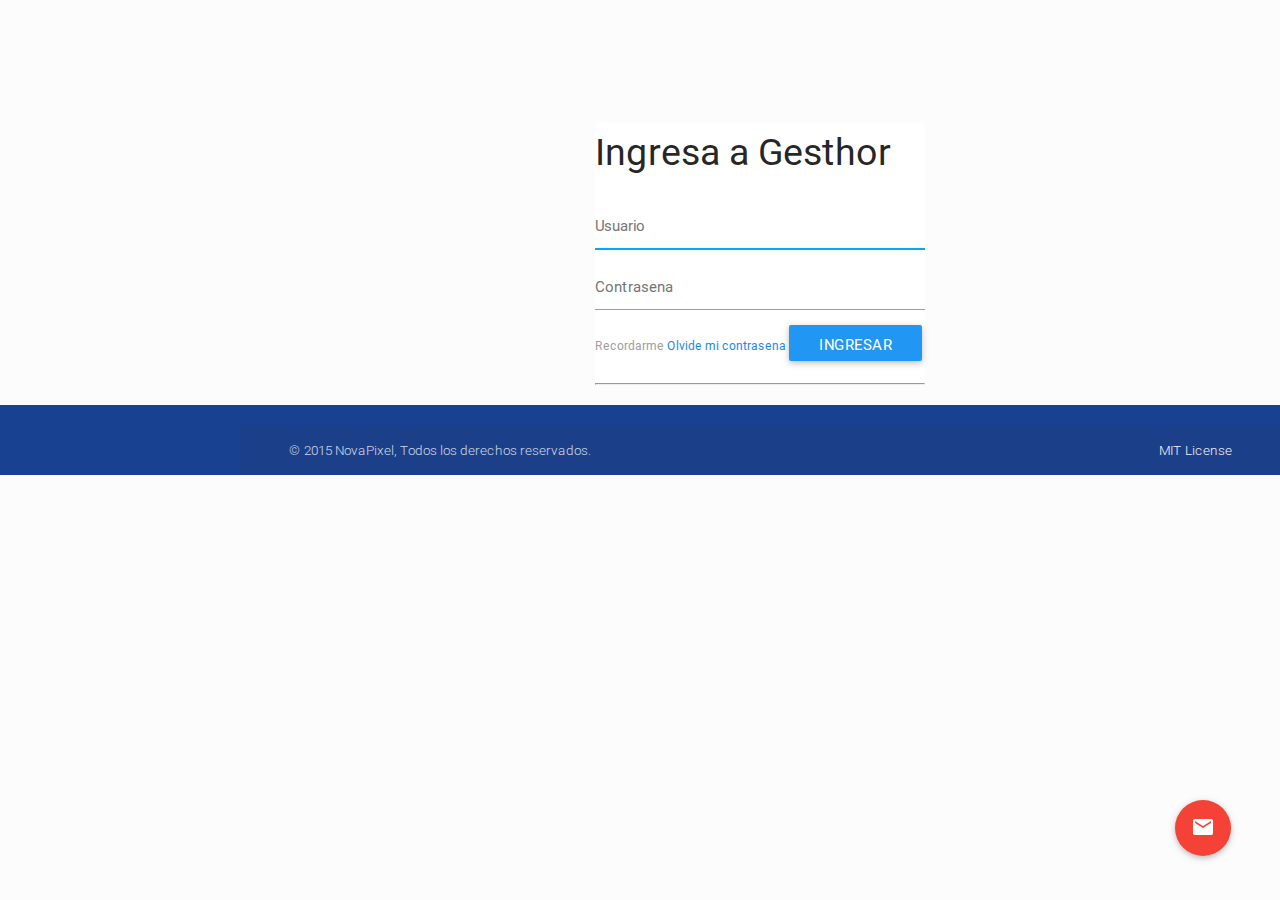
<file: gesthor 20-01-2015/index.html>
<!DOCTYPE html>
<html>
  <head>
    <meta http-equiv="Content-Type" content="text/html; charset=UTF-8">
    <meta name="viewport" content="width=device-width, initial-scale=1, maximum-scale=1.0, user-scalable=no">
    <meta name="description" content="Materialize is a modern responsive CSS framework based on Material Design by Google. ">
    <title>Prospectos - Gesthor</title>
    <!-- Favicons -->
    <link rel="apple-touch-icon-precomposed" href="images/favicon/apple-touch-icon-152x152.png">
    <meta name="msapplication-TileColor" content="#FFFFFF">
    <meta name="msapplication-TileImage" content="images/favicon/mstile-144x144.png">
    <link rel="icon" href="assets/images/favicon/favicon-32x32.png" sizes="32x32">
    <!--  Android 5 Chrome Color -->
    <meta name="theme-color" content="#194191">
    <!-- CSS  -->
    <link href="assets/css/prism.css" rel="stylesheet">
    <link href="assets/css/ghpages-materialize.css" type="text/css" rel="stylesheet" media="screen,projection">
    <link href="http://fonts.googleapis.com/css?family=Inconsolata" rel="stylesheet" type="text/css">
    <script>
      window.liveSettings = {
        api_key: "a0b49b34b93844c38eaee15690d86413",
        picker: "bottom-right",
        detectlang: true,
        dynamic: true,
        autocollect: true
      };
    </script>
    <script src="//cdn.transifex.com/live.js"> </script>
  </head>
  
  <!--Body--> 
  
  <body>
    <!--Header--> 
	
	  <!--Container--> 
    <main><div class="container bsa">
	<br>
	
	<form class="form-login" action="index.html">
		        <h2 class="form-login-heading">Ingresa a Gesthor</h2>
		        <div class="login-wrap">
		            <input type="text" class="form-control" placeholder="Usuario" autofocus>
		            <br>
		            <input type="password" class="form-control" placeholder="Contrasena">
		            <label class="checkbox">
		                <input type="checkbox" value="remember-me"> Recordarme
		                <span class="pull-right">
		                    <a data-toggle="modal" href="login.html#myModal"> Olvide mi contrasena</a>
		
		                </span>
		            </label>
		            <button class="btn btn-theme btn-block" href="Dashboard.html" type="submit"><i class="fa fa-lock"></i> Ingresar</button>
		            <hr>

		
		        </div>
		
		          <!-- Modal -->
		          <div aria-hidden="true" aria-labelledby="myModalLabel" role="dialog" tabindex="-1" id="myModal" class="modal fade">
		              <div class="modal-dialog">
		                  <div class="modal-content">
		                      <div class="modal-header">
		                          <button type="button" class="close" data-dismiss="modal" aria-hidden="true">&times;</button>
		                          <h4 class="modal-title">Olvidaste tu contrasena</h4>
		                      </div>
		                      <div class="modal-body">
		                          <p>Ingresa tu email en la parte inferior de la pantalla.</p>
								  <!-- Debería enviar un email al correo del administrador, para que este pueda asignar una nueva contraseña -->
		                          <input type="text" name="email" placeholder="Email" autocomplete="off" class="form-control placeholder-no-fix">
		
		                      </div>
		                      <div class="modal-footer">
		                          <button data-dismiss="modal" class="btn btn-default" type="button">Cancelar</button>
		                          <button class="btn btn-theme" type="button">Enviar</button>
		                      </div>
		                  </div>
		              </div>
		          </div>
		          <!-- modal -->
		
		      </form>	  	
            <div class="quick-action"><a target="_blank" href="mail.html" class="btn-floating btn-large waves-effect waves-light red right "><i class="mdi-content-mail"></i></a></div>
</div>
    </main>    <footer class="page-footer">

      <div class="footer-copyright">
        <div class="container">
        © 2015 NovaPixel, Todos los derechos reservados.
        <a class="grey-text text-lighten-4 right" href="https://github.com/Dogfalo/materialize/blob/master/LICENSE">MIT License</a>
        </div>
      </div>
    </footer>
    <!--  Scripts-->
    <script src="https://code.jquery.com/jquery-2.1.1.min.js"></script>
    <script>if (!window.jQuery) { document.write('<script src="bin/jquery-2.1.1.min.js"><\/script>'); }
    </script>
    <script src="assets/js/jquery.timeago.min.js"></script>  
    <script src="assets/js/prism.js"></script>
    <script src="assets/bin/materialize.js"></script>
    <script src="assets/js/init.js"></script>
    
    <!-- Google Plus Button-->
    <script src="https://apis.google.com/js/platform.js" async defer></script>

    <!--  Google Analytics  -->
  </body>
</html>
</file>
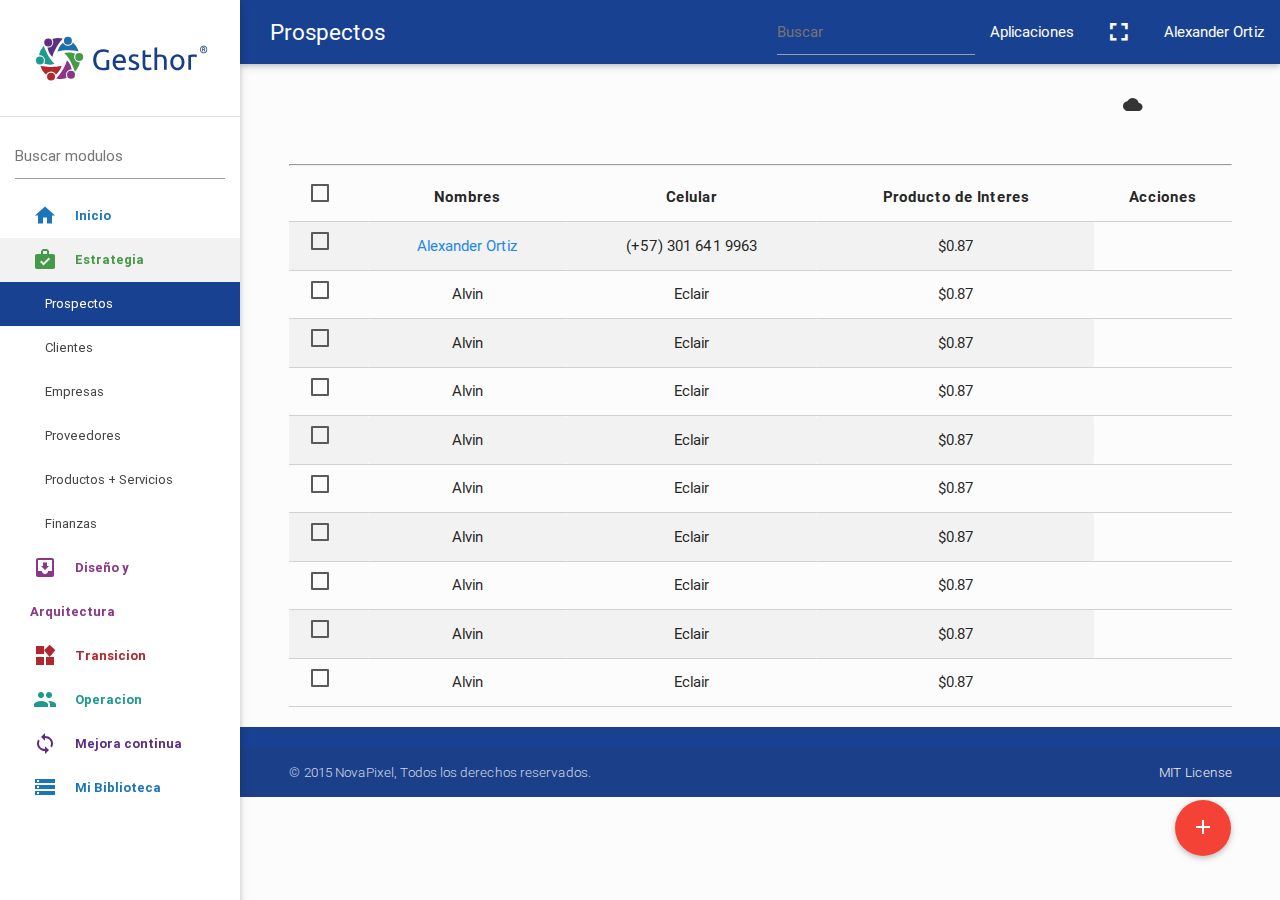
<file: gesthor 20-01-2015/lead.html>
<!DOCTYPE html>
<html>
  <head>
    <meta http-equiv="Content-Type" content="text/html; charset=UTF-8">
    <meta name="viewport" content="width=device-width, initial-scale=1, maximum-scale=1.0, user-scalable=no">
    <meta name="description" content="Materialize is a modern responsive CSS framework based on Material Design by Google. ">
    <title>Prospectos - Gesthor</title>
    <!-- Favicons -->
    <link rel="apple-touch-icon-precomposed" href="images/favicon/apple-touch-icon-152x152.png">
    <meta name="msapplication-TileColor" content="#FFFFFF">
    <meta name="msapplication-TileImage" content="images/favicon/mstile-144x144.png">
    <link rel="icon" href="images/favicon/favicon-32x32.png" sizes="32x32">
    <!--  Android 5 Chrome Color -->
    <meta name="theme-color" content="#194191">
    <!-- CSS  -->
    <link href="assets/css/prism.css" rel="stylesheet">
    <link href="assets/css/ghpages-materialize.css" type="text/css" rel="stylesheet" media="screen,projection">
    <link href="http://fonts.googleapis.com/css?family=Inconsolata" rel="stylesheet" type="text/css">
    <script>
      window.liveSettings = {
        api_key: "a0b49b34b93844c38eaee15690d86413",
        picker: "bottom-right",
        detectlang: true,
        dynamic: true,
        autocollect: true
      };
    </script>
    <script src="//cdn.transifex.com/live.js"> </script>
  </head>
  
  <!--Body--> 
  
  <body>
    <!--Header--> 
   <header>
<!--Top Menu--> 
	<ul id="dropdown1" class="dropdown-content">
  <li><a href="#!">Notas</a></li>
  <li><a href="#!">Calendario</a></li>
  <li class="divider"></li>
  <li><a href="#!">Email</a></li>
</ul>

<ul  id="dropdown2" class="dropdown-content">
  <li><a href="#!">Mi perfil</a></li>
  <li><a href="#!">Opciones</a></li>
  <li class="divider"></li>
  <li><a href="#!">Salir</a></li>
</ul>

<nav>
  <div class="nav-wrapper">
    <div class="col s12">
      <a href="#!" class="brand-logo">Prospectos</a>
      <ul class="right side-nav">
	    <li><form>
        <div class="col s6 m4 l4">
          <input id="search" placeholder="Buscar" type="text" required>
          <label for="search"></label>
        </div>
      </form></li>
        <li><a class="dropdown-button" href="#!" data-activates="dropdown1">Aplicaciones</a></li>
		<li><a href="#"><i class="mdi-navigation-fullscreen"></i></a></li>
        <li><a class="dropdown-button" href="#!" data-activates="dropdown2">Alexander Ortiz</a></li>
        <!-- Dropdown Trigger -->
        
      </ul>
    </div>
  </div>
</nav>
        <!--Top Menu End--> 
	
	<!--Sidebar Menu--> 
	
	
	
      <div class="container"><a href="#" data-activates="nav-mobile" class="button-collapse top-nav full"><i class="mdi-navigation-menu"></i></a></div>
      <ul id="nav-mobile" class="side-nav fixed">
        <li class="logo"><a id="logo-container" href="http://materializecss.com/" class="brand-logo">
            <object id="front-page-logo" type="image/svg+xml" data="assets/images/logo.svg">Your browser does not support SVG</object></a></li>
        <li>
		
<form name="ejemplo" action="22-html5-search-input.php" method="POST">
	<input class="col s2" type="text" name="busqueda" placeholder="Buscar modulos">
</form>
</li>
		
<ul class="collapsible collapsible-accordion">
		   <li class="bold"><a style="color:#1b75bb" class="collapsible-header"><i class="mdi-action-home"></i> Inicio</a>
			 <div class="collapsible-body">
                <ul>
                  <li><a href="dashboard.html">Mi Gesthor</a></li>
                  <li><a href="calendar.html">Calendario</a></li>
                  <li><a href="note.html">Notas</a></li>
                </ul>
              </div>
			</li>
		    <li class="bold"><a style="color:#449a48" class="collapsible-header active"><i class="mdi-notification-play-install"></i> Estrategia</a>
			 <div class="collapsible-body">
                <ul>
                  <li class="active"><a href="lead.html">Prospectos</a></li>
                  <li><a href="grid.html">Clientes</a></li>
                  <li><a href="helpers.html">Empresas</a></li>
                  <li><a href="media-css.html">Proveedores</a></li>
                  <li><a href="sass.html">Productos + Servicios</a></li>
                  <li><a href="shadow.html">Finanzas</a></li>

                </ul>
              </div>
			</li>
            <li class="bold"><a style="color:#8c3688" class="collapsible-header"><i class="mdi-content-inbox"></i> Diseño y Arquitectura</a>
              <div class="collapsible-body">
                <ul>
                  <li><a href="color.html">Disponibilidad</a></li>
                  <li><a href="grid.html">Continuidad</a></li>
                  <li><a href="helpers.html">Capacidad</a></li>
                  <li><a href="media-css.html">Niveles de Servicio</a></li>
                </ul>
              </div>
            </li>
            <li class="bold"><a style="color:#b0272f" class="collapsible-header active"> <i class="mdi-device-now-widgets"></i>Transicion</a>
              <div class="collapsible-body">
                <ul>
                  <li><a href="badges.html">Cambios</a></li>
                  <li><a href="buttons.html">Versiones y Despliegue</a></li>
                  <li><a href="cards.html">Activos y configuracion</a></li>
                </ul>
              </div>
            </li>
            <li class="bold"><a style="color:#1e998f" class="collapsible-header"><i class="mdi-social-group"></i> Operacion</a>
              <div class="collapsible-body">
                <ul>
                  <li><a href="collapsible.html">Eventos</a></li>
                  <li><a href="dialogs.html">Incidentes</a></li>
                  <li><a href="dropdown.html">Problemas</a></li>
                  <li><a href="media.html">Solicitudes - Requerimientos</a></li>
                </ul>
              </div>
            </li>
			 <li class="bold"><a style="color:#5e2d83" class="collapsible-header"><i class="mdi-notification-sync"></i> Mejora continua</a>
              <div class="collapsible-body">
                <ul>
                  <li><a href="collapsible.html">Registro de mejora</a></li>
                  <li><a href="dialogs.html">Buzon de sugerencias</a></li>
                </ul>
              </div>
            </li>
			<li class="bold"><a style="color:#1b75bb" class="collapsible-header"><i class="mdi-device-storage"></i> Mi Biblioteca</a>
              <div class="collapsible-body">
                <ul>
                  <li><a href="collapsible.html">Roles e Instructivos</a></li>
                  <li><a href="dialogs.html">Principios</a></li>
                  <li><a href="dropdown.html">Politicas empresariales</a></li>
                  <li><a href="media.html">Media</a></li>
                  <li><a href="modals.html">Modals</a></li>
                  <li><a href="parallax.html">Parallax</a></li>
                  <li><a href="pushpin.html">Pushpin</a></li>
                  <li><a href="scrollspy.html">Scrollspy</a></li>
                  <li><a href="side-nav.html">SideNav</a></li>
                  <li><a href="tabs.html">Tabs</a></li>
                  <li><a href="waves.html">Waves</a></li>
                </ul>
              </div>
            </li>
          </ul>
        </li>
      </ul>
    </header>
	
	  <!--Container--> 
    <main><div class="container bsa">
	<br>
	<div class="row">
	<div class="right col s4 m4 l2">
	<a class="waves-effect waves-light btn-flat"><i class="mdi-file-cloud left"></i>Enviar correo</a>
	</div>
	</div><hr>
	
	
<table class="centered striped bordered">
        <thead>
          <tr>
		      <th data-field="id"><input type="checkbox" id="select" /><label for="select"></th>
              <th data-field="id">Nombres</th>
              <th data-field="name">Celular</th>
              <th data-field="price">Producto de Interes</th>
			  <th data-field="price">Acciones</th>
          </tr>
        </thead>

        <tbody>
          <tr>
            <td><input type="checkbox" id="test1" /><label for="test1"></label></td>
			<td><a href="lead_view.html">Alexander Ortiz</a></td>
            <td>(+57) 301 641 9963</td>
            <td>$0.87</td>
          </tr>
		  <tr>
            <td><input type="checkbox" id="test2" /><label for="test2"></label></td>
			<td>Alvin</td>
            <td>Eclair</td>
            <td>$0.87</td>
          </tr>
		  <tr>
            <td><input type="checkbox" id="test3" /><label for="test3"></label></td>
			<td>Alvin</td>
            <td>Eclair</td>
            <td>$0.87</td>
          </tr>
		  <tr>
            <td><input type="checkbox" id="test3" /><label for="test3"></label></td>
			<td>Alvin</td>
            <td>Eclair</td>
            <td>$0.87</td>
          </tr>
		  <tr>
            <td><input type="checkbox" id="test3" /><label for="test3"></label></td>
			<td>Alvin</td>
            <td>Eclair</td>
            <td>$0.87</td>
          </tr>
		  <tr>
            <td><input type="checkbox" id="test3" /><label for="test3"></label></td>
			<td>Alvin</td>
            <td>Eclair</td>
            <td>$0.87</td>
          </tr>
		  <tr>
            <td><input type="checkbox" id="test3" /><label for="test3"></label></td>
			<td>Alvin</td>
            <td>Eclair</td>
            <td>$0.87</td>
          </tr>
		  <tr>
            <td><input type="checkbox" id="test3" /><label for="test3"></label></td>
			<td>Alvin</td>
            <td>Eclair</td>
            <td>$0.87</td>
          </tr>
		  <tr>
            <td><input type="checkbox" id="test3" /><label for="test3"></label></td>
			<td>Alvin</td>
            <td>Eclair</td>
            <td>$0.87</td>
          </tr>
		  <tr>
            <td><input type="checkbox" id="test3" /><label for="test3"></label></td>
			<td>Alvin</td>
            <td>Eclair</td>
            <td>$0.87</td>
          </tr>
 

        </tbody>
      </table>
	    <!-- Modal Trigger -->

  <!-- Add Lead Modal Structure -->
  <div id="modal1" class="modal">
    <h4>Seleccion el tipo de prospecto</h4><hr>
    <a href="lead_edit_enterprise.html" class="waves-effect waves-light btn-large"><i class="mdi-social-domain left"></i>Empresa</a>
<a href="lead_edit.html" class="waves-effect waves-light btn-large"><i class="mdi-social-person left"></i>Persona</a>
  </div>
            <div class="quick-action"><a href="#modal1" class="btn-floating btn-large waves-effect waves-light red right modal-trigger"><i class="mdi-content-add"></i></a></div>
			<!-- Add lead END Modal Structure -->
</div>
    </main>    <footer class="page-footer">

      <div class="footer-copyright">
        <div class="container">
        © 2015 NovaPixel, Todos los derechos reservados.
        <a class="grey-text text-lighten-4 right" href="https://github.com/Dogfalo/materialize/blob/master/LICENSE">MIT License</a>
        </div>
      </div>
    </footer>
    <!--  Scripts-->
    <script src="https://code.jquery.com/jquery-2.1.1.min.js"></script>
    <script>if (!window.jQuery) { document.write('<script src="bin/jquery-2.1.1.min.js"><\/script>'); }
    </script>
    <script src="assets/js/jquery.timeago.min.js"></script>  
    <script src="assets/js/prism.js"></script>
    <script src="assets/bin/materialize.js"></script>
    <script src="assets/js/init.js"></script>
    
    <!-- Google Plus Button-->
    <script src="https://apis.google.com/js/platform.js" async defer></script>

    <!--  Google Analytics  -->
  </body>
</html>
</file>
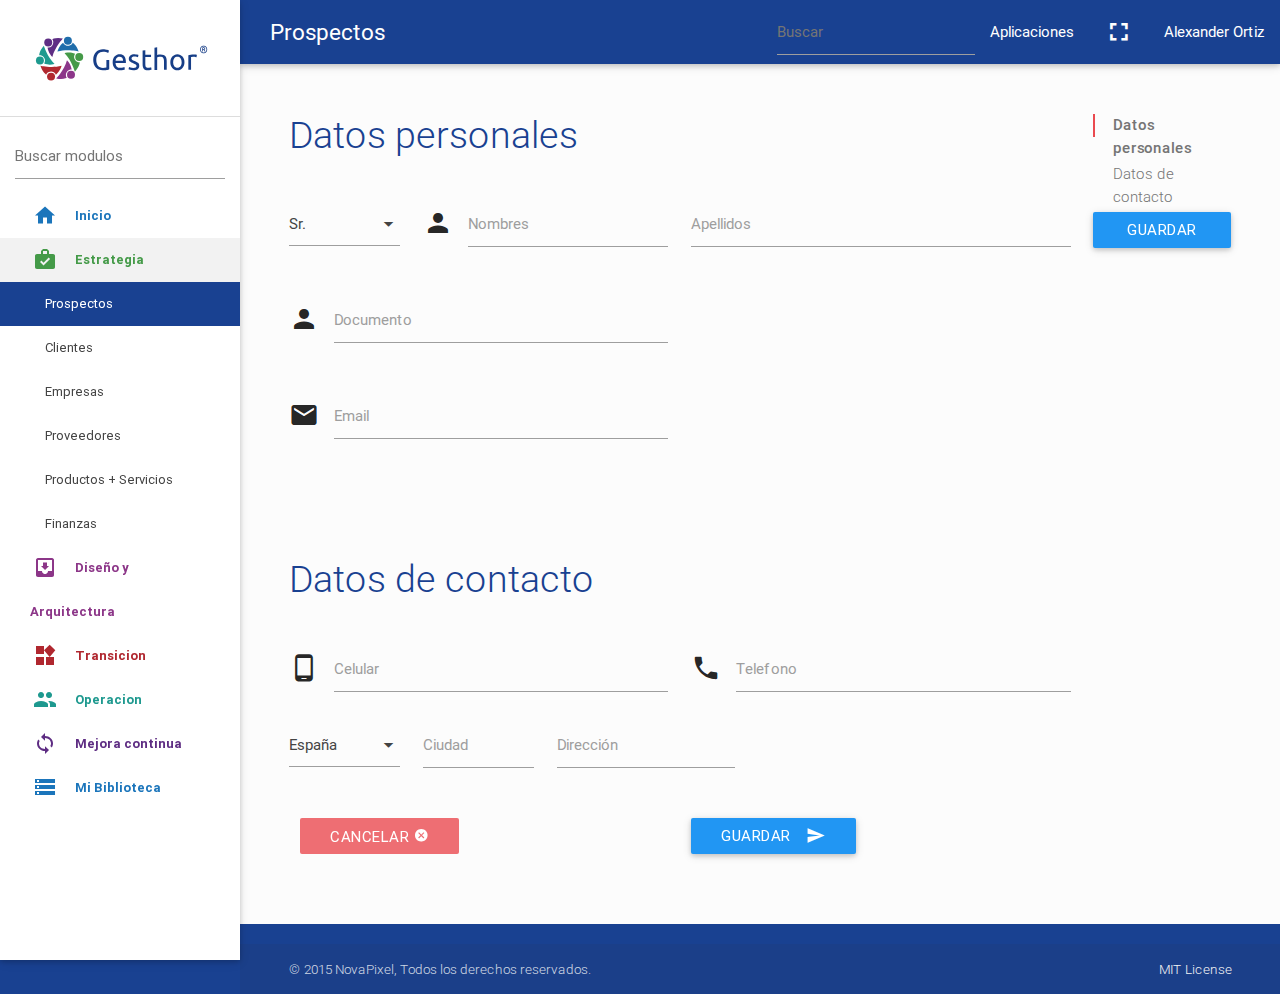
<file: gesthor 20-01-2015/lead_edit.html>
<!DOCTYPE html>
<html>
  <head>
    <meta http-equiv="Content-Type" content="text/html; charset=UTF-8">
    <meta name="viewport" content="width=device-width, initial-scale=1, maximum-scale=1.0, user-scalable=no">
    <meta name="description" content="Materialize is a modern responsive CSS framework based on Material Design by Google. ">
    <title>Crear prospecto - Gesthor</title>
    <!-- Favicons -->
    <link rel="apple-touch-icon-precomposed" href="images/favicon/apple-touch-icon-152x152.png">
    <meta name="msapplication-TileColor" content="#FFFFFF">
    <meta name="msapplication-TileImage" content="images/favicon/mstile-144x144.png">
    <link rel="icon" href="assets/images/favicon/favicon-32x32.png" sizes="32x32">
    <!--  Android 5 Chrome Color -->
    <meta name="theme-color" content="#194191">
    <!-- CSS  -->
    <link href="assets/css/prism.css" rel="stylesheet">
    <link href="assets/css/ghpages-materialize.css" type="text/css" rel="stylesheet" media="screen,projection">
    <link href="http://fonts.googleapis.com/css?family=Inconsolata" rel="stylesheet" type="text/css">
    <script>
      window.liveSettings = {
        api_key: "a0b49b34b93844c38eaee15690d86413",
        picker: "bottom-right",
        detectlang: true,
        dynamic: true,
        autocollect: true
      };
    </script>
    <script src="//cdn.transifex.com/live.js"> </script>
  </head>
  
  <!--Body--> 
  
  <body>
    <!--Header--> 
    <header>
<!--Top Menu--> 
	<ul id="dropdown1" class="dropdown-content">
  <li><a href="#!">Notas</a></li>
  <li><a href="#!">Calendario</a></li>
  <li class="divider"></li>
  <li><a href="#!">Email</a></li>
</ul>

<ul  id="dropdown2" class="dropdown-content">
  <li><a href="#!">Mi perfil</a></li>
  <li><a href="#!">Opciones</a></li>
  <li class="divider"></li>
  <li><a href="#!">Salir</a></li>
</ul>

<nav>
  <div class="nav-wrapper">
    <div class="col s12">
      <a href="#!" class="brand-logo">Prospectos</a>
      <ul class="right side-nav">
	    <li><form>
        <div class="col s6 m4 l4">
          <input id="search" placeholder="Buscar" type="text" required>
          <label for="search"></label>
        </div>
      </form></li>
        <li><a class="dropdown-button" href="#!" data-activates="dropdown1">Aplicaciones</a></li>
		<li><a href="#"><i class="mdi-navigation-fullscreen"></i></a></li>
        <li><a class="dropdown-button" href="#!" data-activates="dropdown2">Alexander Ortiz</a></li>
        <!-- Dropdown Trigger -->
        
      </ul>
    </div>
  </div>
</nav>
        <!--Top Menu End--> 
	
	<!--Sidebar Menu--> 
	
	
	
      <div class="container"><a href="#" data-activates="nav-mobile" class="button-collapse top-nav full"><i class="mdi-navigation-menu"></i></a></div>
      <ul id="nav-mobile" class="side-nav fixed">
        <li class="logo"><a id="logo-container" href="http://materializecss.com/" class="brand-logo">
            <object id="front-page-logo" type="image/svg+xml" data="assets/images/logo.svg">Your browser does not support SVG</object></a></li>
        <li>
		
<form name="ejemplo" action="22-html5-search-input.php" method="POST">
	<input class="col s2" type="text" name="busqueda" placeholder="Buscar modulos">
</form>
</li>
		
<ul class="collapsible collapsible-accordion">
		   <li class="bold"><a style="color:#1b75bb" class="collapsible-header"><i class="mdi-action-home"></i> Inicio</a>
			 <div class="collapsible-body">
                <ul>
                  <li><a href="dashboard.html">Mi Gesthor</a></li>
                  <li><a href="calendar.html">Calendario</a></li>
                  <li><a href="note.html">Notas</a></li>
                </ul>
              </div>
			</li>
		    <li class="bold"><a style="color:#449a48" class="collapsible-header active"><i class="mdi-notification-play-install"></i> Estrategia</a>
			 <div class="collapsible-body">
                <ul>
                  <li class="active"><a href="lead.html">Prospectos</a></li>
                  <li><a href="grid.html">Clientes</a></li>
                  <li><a href="helpers.html">Empresas</a></li>
                  <li><a href="media-css.html">Proveedores</a></li>
                  <li><a href="sass.html">Productos + Servicios</a></li>
                  <li><a href="shadow.html">Finanzas</a></li>

                </ul>
              </div>
			</li>
            <li class="bold"><a style="color:#8c3688" class="collapsible-header"><i class="mdi-content-inbox"></i> Diseño y Arquitectura</a>
              <div class="collapsible-body">
                <ul>
                  <li><a href="color.html">Disponibilidad</a></li>
                  <li><a href="grid.html">Continuidad</a></li>
                  <li><a href="helpers.html">Capacidad</a></li>
                  <li><a href="media-css.html">Niveles de Servicio</a></li>
                </ul>
              </div>
            </li>
            <li class="bold"><a style="color:#b0272f" class="collapsible-header active"> <i class="mdi-device-now-widgets"></i>Transicion</a>
              <div class="collapsible-body">
                <ul>
                  <li><a href="badges.html">Cambios</a></li>
                  <li><a href="buttons.html">Versiones y Despliegue</a></li>
                  <li><a href="cards.html">Activos y configuracion</a></li>
                </ul>
              </div>
            </li>
            <li class="bold"><a style="color:#1e998f" class="collapsible-header"><i class="mdi-social-group"></i> Operacion</a>
              <div class="collapsible-body">
                <ul>
                  <li><a href="collapsible.html">Eventos</a></li>
                  <li><a href="dialogs.html">Incidentes</a></li>
                  <li><a href="dropdown.html">Problemas</a></li>
                  <li><a href="media.html">Solicitudes - Requerimientos</a></li>
                </ul>
              </div>
            </li>
			 <li class="bold"><a style="color:#5e2d83" class="collapsible-header"><i class="mdi-notification-sync"></i> Mejora continua</a>
              <div class="collapsible-body">
                <ul>
                  <li><a href="collapsible.html">Registro de mejora</a></li>
                  <li><a href="dialogs.html">Buzon de sugerencias</a></li>
                </ul>
              </div>
            </li>
			<li class="bold"><a style="color:#1b75bb" class="collapsible-header"><i class="mdi-device-storage"></i> Mi Biblioteca</a>
              <div class="collapsible-body">
                <ul>
                  <li><a href="collapsible.html">Roles e Instructivos</a></li>
                  <li><a href="dialogs.html">Principios</a></li>
                  <li><a href="dropdown.html">Politicas empresariales</a></li>
                </ul>
              </div>
            </li>
          </ul>
        </li>
      </ul>
    </header>
	
	  <!--Container--> 
    <main><div class="container bsa">


  <div class="row">

    <div class="col s12 m9 l10">

      <div id="personal-data" class="section scrollspy">
        <h2 class="header">Datos personales</h2>

        <div class="row">
          <form  action ="registroSistema.php" class="col s12" method="POST">
            <div class="row">
			<div class="input-field col s4 m2 l2">
                  
  <select>
    <option value="1">Sr.</option>
    <option value="2">Ing.</option>
    <option value="3">Sra.</option>
  </select>
              </div>
			  
			  <div class="input-field col s8 m4 l4">
			  <i class="mdi-social-person prefix"></i>
                <input id="first_name" type="text" class="validate" name= "nombre" >
                <label for="first_name">Nombres</label>
              </div>
              <div class="input-field col s12 m6 l6">
                <input id="last_name" type="text" class="validate" name = "apellido">
                <label for="last_name">Apellidos</label>
              </div>
            </div>
			<div class ="row">
			<div class="input-field col s12 m6 l6">
				<i class="mdi-social-person prefix"></i>
                <input id="last_name" type="text" class="validate" name="documento">
                <label for="last_name">Documento</label>
              </div>
			</div>
            <div class="row">
              <div class="input-field col s12 m6 l6">
			  <i class="mdi-communication-email prefix"></i>
                <input id="email" type="email" class="validate" name ="correo">
                <label for="email">Email</label>
              </div>
			
            </div>
          </form>
        </div>
       

      </div>

     

      <div id="contact-data" class="section scrollspy">
        <h2 class="header">Datos de contacto</h2>
		<div class="row">
          <form class="col s12">
            <div class="row">
              <div class="input-field col s12 m6 l6">
                <i class="mdi-hardware-phone-android prefix"></i>
                <input id="icon_prefix" type="text" class="validate" name="celular">
                <label for="icon_prefix">Celular</label>
              </div>
              <div class="input-field col s12 m6 l6">
                <i class="mdi-communication-phone prefix"></i>
                <input id="icon_telephone" type="tel" class="validate" name="telefono">
                <label for="icon_telephone">Telefono</label>
		      </div>
			  <div class="input-field col s4 m2 l2">
			  <select name="pais">
<option value="AF">Afganistán</option>
<option value="AL">Albania</option>
<option value="DE">Alemania</option>
<option value="AD">Andorra</option>
<option value="AO">Angola</option>
<option value="AI">Anguilla</option>
<option value="AQ">Antártida</option>
<option value="AG">Antigua y Barbuda</option>
<option value="AN">Antillas Holandesas</option>
<option value="SA">Arabia Saudí</option>
<option value="DZ">Argelia</option>
<option value="AR">Argentina</option>
<option value="AM">Armenia</option>
<option value="AW">Aruba</option>
<option value="AU">Australia</option>
<option value="AT">Austria</option>
<option value="AZ">Azerbaiyán</option>
<option value="BS">Bahamas</option>
<option value="BH">Bahrein</option>
<option value="BD">Bangladesh</option>
<option value="BB">Barbados</option>
<option value="BE">Bélgica</option>
<option value="BZ">Belice</option>
<option value="BJ">Benin</option>
<option value="BM">Bermudas</option>
<option value="BY">Bielorrusia</option>
<option value="MM">Birmania</option>
<option value="BO">Bolivia</option>
<option value="BA">Bosnia y Herzegovina</option>
<option value="BW">Botswana</option>
<option value="BR">Brasil</option>
<option value="BN">Brunei</option>
<option value="BG">Bulgaria</option>
<option value="BF">Burkina Faso</option>
<option value="BI">Burundi</option>
<option value="BT">Bután</option>
<option value="CV">Cabo Verde</option>
<option value="KH">Camboya</option>
<option value="CM">Camerún</option>
<option value="CA">Canadá</option>
<option value="TD">Chad</option>
<option value="CL">Chile</option>
<option value="CN">China</option>
<option value="CY">Chipre</option>
<option value="VA">Ciudad del Vaticano (Santa Sede)</option>
<option value="CO">Colombia</option>
<option value="KM">Comores</option>
<option value="CG">Congo</option>
<option value="CD">Congo, República Democrática del</option>
<option value="KR">Corea</option>
<option value="KP">Corea del Norte</option>
<option value="CI">Costa de Marfíl</option>
<option value="CR">Costa Rica</option>
<option value="HR">Croacia (Hrvatska)</option>
<option value="CU">Cuba</option>
<option value="DK">Dinamarca</option>
<option value="DJ">Djibouti</option>
<option value="DM">Dominica</option>
<option value="EC">Ecuador</option>
<option value="EG">Egipto</option>
<option value="SV">El Salvador</option>
<option value="AE">Emiratos Árabes Unidos</option>
<option value="ER">Eritrea</option>
<option value="SI">Eslovenia</option>
<option value="ES" selected>España</option>
<option value="US">Estados Unidos</option>
<option value="EE">Estonia</option>
<option value="ET">Etiopía</option>
<option value="FJ">Fiji</option>
<option value="PH">Filipinas</option>
<option value="FI">Finlandia</option>
<option value="FR">Francia</option>
<option value="GA">Gabón</option>
<option value="GM">Gambia</option>
<option value="GE">Georgia</option>
<option value="GH">Ghana</option>
<option value="GI">Gibraltar</option>
<option value="GD">Granada</option>
<option value="GR">Grecia</option>
<option value="GL">Groenlandia</option>
<option value="GP">Guadalupe</option>
<option value="GU">Guam</option>
<option value="GT">Guatemala</option>
<option value="GY">Guayana</option>
<option value="GF">Guayana Francesa</option>
<option value="GN">Guinea</option>
<option value="GQ">Guinea Ecuatorial</option>
<option value="GW">Guinea-Bissau</option>
<option value="HT">Haití</option>
<option value="HN">Honduras</option>
<option value="HU">Hungría</option>
<option value="IN">India</option>
<option value="ID">Indonesia</option>
<option value="IQ">Irak</option>
<option value="IR">Irán</option>
<option value="IE">Irlanda</option>
<option value="BV">Isla Bouvet</option>
<option value="CX">Isla de Christmas</option>
<option value="IS">Islandia</option>
<option value="KY">Islas Caimán</option>
<option value="CK">Islas Cook</option>
<option value="CC">Islas de Cocos o Keeling</option>
<option value="FO">Islas Faroe</option>
<option value="HM">Islas Heard y McDonald</option>
<option value="FK">Islas Malvinas</option>
<option value="MP">Islas Marianas del Norte</option>
<option value="MH">Islas Marshall</option>
<option value="UM">Islas menores de Estados Unidos</option>
<option value="PW">Islas Palau</option>
<option value="SB">Islas Salomón</option>
<option value="SJ">Islas Svalbard y Jan Mayen</option>
<option value="TK">Islas Tokelau</option>
<option value="TC">Islas Turks y Caicos</option>
<option value="VI">Islas Vírgenes (EEUU)</option>
<option value="VG">Islas Vírgenes (Reino Unido)</option>
<option value="WF">Islas Wallis y Futuna</option>
<option value="IL">Israel</option>
<option value="IT">Italia</option>
<option value="JM">Jamaica</option>
<option value="JP">Japón</option>
<option value="JO">Jordania</option>
<option value="KZ">Kazajistán</option>
<option value="KE">Kenia</option>
<option value="KG">Kirguizistán</option>
<option value="KI">Kiribati</option>
<option value="KW">Kuwait</option>
<option value="LA">Laos</option>
<option value="LS">Lesotho</option>
<option value="LV">Letonia</option>
<option value="LB">Líbano</option>
<option value="LR">Liberia</option>
<option value="LY">Libia</option>
<option value="LI">Liechtenstein</option>
<option value="LT">Lituania</option>
<option value="LU">Luxemburgo</option>
<option value="MK">Macedonia, Ex-República Yugoslava de</option>
<option value="MG">Madagascar</option>
<option value="MY">Malasia</option>
<option value="MW">Malawi</option>
<option value="MV">Maldivas</option>
<option value="ML">Malí</option>
<option value="MT">Malta</option>
<option value="MA">Marruecos</option>
<option value="MQ">Martinica</option>
<option value="MU">Mauricio</option>
<option value="MR">Mauritania</option>
<option value="YT">Mayotte</option>
<option value="MX">México</option>
<option value="FM">Micronesia</option>
<option value="MD">Moldavia</option>
<option value="MC">Mónaco</option>
<option value="MN">Mongolia</option>
<option value="MS">Montserrat</option>
<option value="MZ">Mozambique</option>
<option value="NA">Namibia</option>
<option value="NR">Nauru</option>
<option value="NP">Nepal</option>
<option value="NI">Nicaragua</option>
<option value="NE">Níger</option>
<option value="NG">Nigeria</option>
<option value="NU">Niue</option>
<option value="NF">Norfolk</option>
<option value="NO">Noruega</option>
<option value="NC">Nueva Caledonia</option>
<option value="NZ">Nueva Zelanda</option>
<option value="OM">Omán</option>
<option value="NL">Países Bajos</option>
<option value="PA">Panamá</option>
<option value="PG">Papúa Nueva Guinea</option>
<option value="PK">Paquistán</option>
<option value="PY">Paraguay</option>
<option value="PE">Perú</option>
<option value="PN">Pitcairn</option>
<option value="PF">Polinesia Francesa</option>
<option value="PL">Polonia</option>
<option value="PT">Portugal</option>
<option value="PR">Puerto Rico</option>
<option value="QA">Qatar</option>
<option value="UK">Reino Unido</option>
<option value="CF">República Centroafricana</option>
<option value="CZ">República Checa</option>
<option value="ZA">República de Sudáfrica</option>
<option value="DO">República Dominicana</option>
<option value="SK">República Eslovaca</option>
<option value="RE">Reunión</option>
<option value="RW">Ruanda</option>
<option value="RO">Rumania</option>
<option value="RU">Rusia</option>
<option value="EH">Sahara Occidental</option>
<option value="KN">Saint Kitts y Nevis</option>
<option value="WS">Samoa</option>
<option value="AS">Samoa Americana</option>
<option value="SM">San Marino</option>
<option value="VC">San Vicente y Granadinas</option>
<option value="SH">Santa Helena</option>
<option value="LC">Santa Lucía</option>
<option value="ST">Santo Tomé y Príncipe</option>
<option value="SN">Senegal</option>
<option value="SC">Seychelles</option>
<option value="SL">Sierra Leona</option>
<option value="SG">Singapur</option>
<option value="SY">Siria</option>
<option value="SO">Somalia</option>
<option value="LK">Sri Lanka</option>
<option value="PM">St Pierre y Miquelon</option>
<option value="SZ">Suazilandia</option>
<option value="SD">Sudán</option>
<option value="SE">Suecia</option>
<option value="CH">Suiza</option>
<option value="SR">Surinam</option>
<option value="TH">Tailandia</option>
<option value="TW">Taiwán</option>
<option value="TZ">Tanzania</option>
<option value="TJ">Tayikistán</option>
<option value="TF">Territorios franceses del Sur</option>
<option value="TP">Timor Oriental</option>
<option value="TG">Togo</option>
<option value="TO">Tonga</option>
<option value="TT">Trinidad y Tobago</option>
<option value="TN">Túnez</option>
<option value="TM">Turkmenistán</option>
<option value="TR">Turquía</option>
<option value="TV">Tuvalu</option>
<option value="UA">Ucrania</option>
<option value="UG">Uganda</option>
<option value="UY">Uruguay</option>
<option value="UZ">Uzbekistán</option>
<option value="VU">Vanuatu</option>
<option value="VE">Venezuela</option>
<option value="VN">Vietnam</option>
<option value="YE">Yemen</option>
<option value="YU">Yugoslavia</option>
<option value="ZM">Zambia</option>
<option value="ZW">Zimbabue</option>
				   </select>
            </div>
			<div class="input-field col s4 m2 l2">
                <input id="last_name" type="text" class="validate" name= "ciudad">
                <label for="last_name">Ciudad</label>
              </div>
			<div class="input-field col s10 m6 l3">
                <input id="last_name" type="text" class="validate" name="direccion">
                <label for="last_name">Dirección</label>
              </div>
			</div>
					<div class="input-field col s12 m6 l6">
		       <button class="btn2 waves-effect waves-light" type="submit" href="lead.html" name="action">Cancelar
				<i class="mdi-navigation-cancel"></i></button>
				</div>
     <div class="input-field col s12 m6 l6">  <button class="btn waves-effect waves-light" type="submit" name="registrar">Guardar
				<i class="mdi-content-send right"></i></button>
		</div>
          </form>
        </div>
		

      </div>



    </div>
	
       <div class="col hide-on-small-only m3 l2">
      <div style="height: 1px;">
        <ul class="section table-of-contents">
          <li><a href="#personal-data">Datos personales</a></li>
          <li><a href="#contact-data">Datos de contacto</a></li>
		  <li><button class="btn waves-effect waves-light" type="submit" name="action">Guardar<i class="mdi-content-send right"></i></button></li>
		
		
        </ul>
      </div>
    </div>
		
  </div>
</div>


    </main>    <footer class="page-footer">

      <div class="footer-copyright">
        <div class="container">
        © 2015 NovaPixel, Todos los derechos reservados.
        <a class="grey-text text-lighten-4 right" href="https://github.com/Dogfalo/materialize/blob/master/LICENSE">MIT License</a>
        </div>
      </div>
    </footer>
    <!--  Scripts-->
    <script src="https://code.jquery.com/jquery-2.1.1.min.js"></script>
    <script>if (!window.jQuery) { document.write('<script src="bin/jquery-2.1.1.min.js"><\/script>'); }
    </script>
    <script src="assets/js/jquery.timeago.min.js"></script>  
    <script src="assets/js/prism.js"></script>
    <script src="assets/bin/materialize.js"></script>
    <script src="assets/js/init.js"></script>
    
    <!-- Google Plus Button-->
    <script src="https://apis.google.com/js/platform.js" async defer></script>

    <!--  Google Analytics  -->
  </body>
</html>
</file>
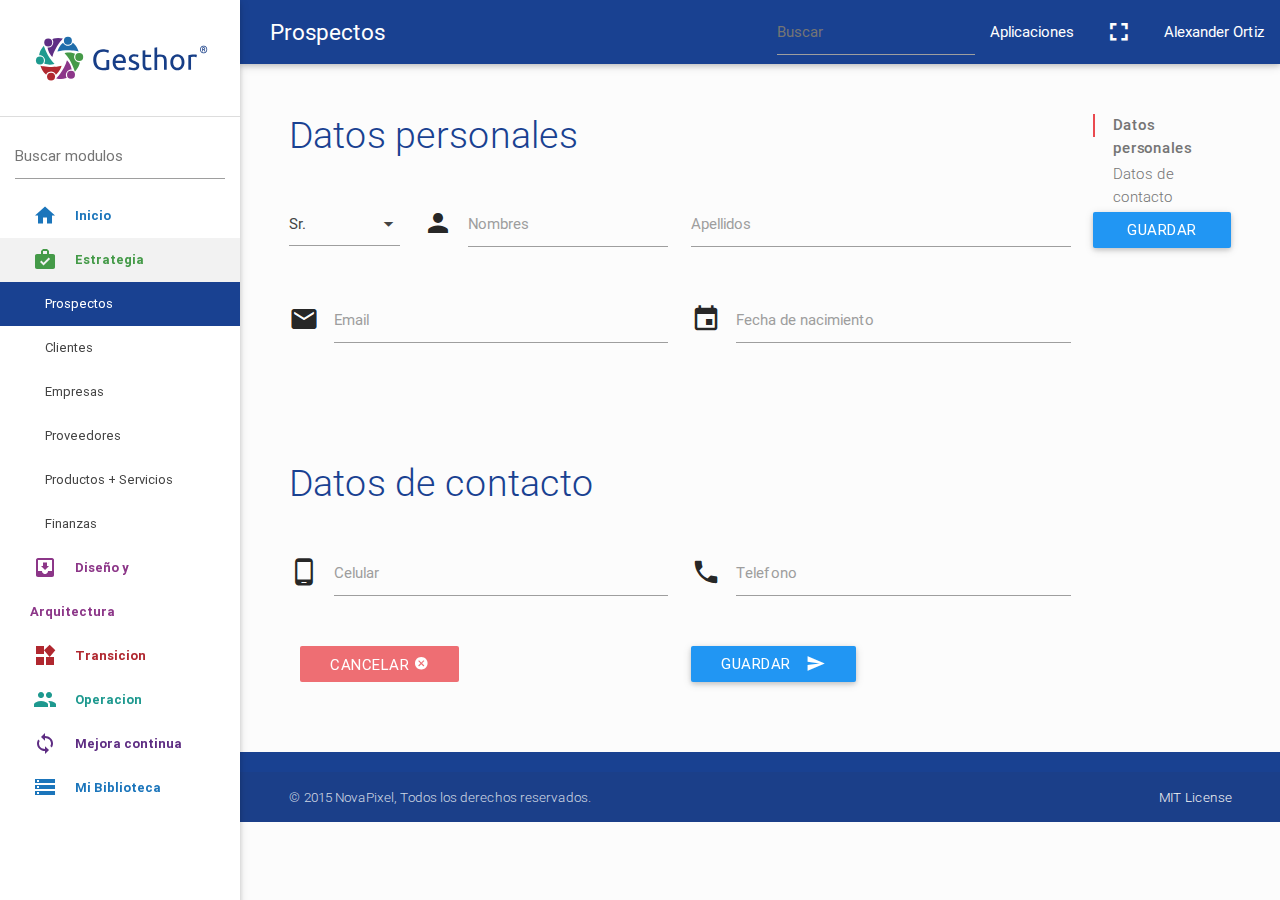
<file: gesthor 20-01-2015/lead_edit_enterprise.html>
<!DOCTYPE html>
<html>
  <head>
    <meta http-equiv="Content-Type" content="text/html; charset=UTF-8">
    <meta name="viewport" content="width=device-width, initial-scale=1, maximum-scale=1.0, user-scalable=no">
    <meta name="description" content="Materialize is a modern responsive CSS framework based on Material Design by Google. ">
    <title>Crear prospecto - Gesthor</title>
    <!-- Favicons -->
    <link rel="apple-touch-icon-precomposed" href="images/favicon/apple-touch-icon-152x152.png">
    <meta name="msapplication-TileColor" content="#FFFFFF">
    <meta name="msapplication-TileImage" content="images/favicon/mstile-144x144.png">
    <link rel="icon" href="assets/images/favicon/favicon-32x32.png" sizes="32x32">
    <!--  Android 5 Chrome Color -->
    <meta name="theme-color" content="#194191">
    <!-- CSS  -->
    <link href="assets/css/prism.css" rel="stylesheet">
    <link href="assets/css/ghpages-materialize.css" type="text/css" rel="stylesheet" media="screen,projection">
    <link href="http://fonts.googleapis.com/css?family=Inconsolata" rel="stylesheet" type="text/css">
    <script>
      window.liveSettings = {
        api_key: "a0b49b34b93844c38eaee15690d86413",
        picker: "bottom-right",
        detectlang: true,
        dynamic: true,
        autocollect: true
      };
    </script>
    <script src="//cdn.transifex.com/live.js"> </script>
  </head>
  
  <!--Body--> 
  
  <body>
    <!--Header--> 
    <header>
<!--Top Menu--> 
	<ul id="dropdown1" class="dropdown-content">
  <li><a href="#!">Notas</a></li>
  <li><a href="#!">Calendario</a></li>
  <li class="divider"></li>
  <li><a href="#!">Email</a></li>
</ul>

<ul  id="dropdown2" class="dropdown-content">
  <li><a href="#!">Mi perfil</a></li>
  <li><a href="#!">Opciones</a></li>
  <li class="divider"></li>
  <li><a href="#!">Salir</a></li>
</ul>

<nav>
  <div class="nav-wrapper">
    <div class="col s12">
      <a href="#!" class="brand-logo">Prospectos</a>
      <ul class="right side-nav">
	    <li><form>
        <div class="col s6 m4 l4">
          <input id="search" placeholder="Buscar" type="text" required>
          <label for="search"></label>
        </div>
      </form></li>
        <li><a class="dropdown-button" href="#!" data-activates="dropdown1">Aplicaciones</a></li>
		<li><a href="#"><i class="mdi-navigation-fullscreen"></i></a></li>
        <li><a class="dropdown-button" href="#!" data-activates="dropdown2">Alexander Ortiz</a></li>
        <!-- Dropdown Trigger -->
        
      </ul>
    </div>
  </div>
</nav>
        <!--Top Menu End--> 
	
	<!--Sidebar Menu--> 
	
	
	
      <div class="container"><a href="#" data-activates="nav-mobile" class="button-collapse top-nav full"><i class="mdi-navigation-menu"></i></a></div>
      <ul id="nav-mobile" class="side-nav fixed">
        <li class="logo"><a id="logo-container" href="http://materializecss.com/" class="brand-logo">
            <object id="front-page-logo" type="image/svg+xml" data="assets/images/logo.svg">Your browser does not support SVG</object></a></li>
        <li>
		
<form name="ejemplo" action="22-html5-search-input.php" method="POST">
	<input class="col s2" type="text" name="busqueda" placeholder="Buscar modulos">
</form>
</li>
		
<ul class="collapsible collapsible-accordion">
		   <li class="bold"><a style="color:#1b75bb" class="collapsible-header"><i class="mdi-action-home"></i> Inicio</a>
			 <div class="collapsible-body">
                <ul>
                  <li><a href="dashboard.html">Mi Gesthor</a></li>
                  <li><a href="calendar.html">Calendario</a></li>
                  <li><a href="note.html">Notas</a></li>
                </ul>
              </div>
			</li>
		    <li class="bold"><a style="color:#449a48" class="collapsible-header active"><i class="mdi-notification-play-install"></i> Estrategia</a>
			 <div class="collapsible-body">
                <ul>
                  <li class="active"><a href="lead.html">Prospectos</a></li>
                  <li><a href="grid.html">Clientes</a></li>
                  <li><a href="helpers.html">Empresas</a></li>
                  <li><a href="media-css.html">Proveedores</a></li>
                  <li><a href="sass.html">Productos + Servicios</a></li>
                  <li><a href="shadow.html">Finanzas</a></li>

                </ul>
              </div>
			</li>
            <li class="bold"><a style="color:#8c3688" class="collapsible-header"><i class="mdi-content-inbox"></i> Diseño y Arquitectura</a>
              <div class="collapsible-body">
                <ul>
                  <li><a href="color.html">Disponibilidad</a></li>
                  <li><a href="grid.html">Continuidad</a></li>
                  <li><a href="helpers.html">Capacidad</a></li>
                  <li><a href="media-css.html">Niveles de Servicio</a></li>
                </ul>
              </div>
            </li>
            <li class="bold"><a style="color:#b0272f" class="collapsible-header active"> <i class="mdi-device-now-widgets"></i>Transicion</a>
              <div class="collapsible-body">
                <ul>
                  <li><a href="badges.html">Cambios</a></li>
                  <li><a href="buttons.html">Versiones y Despliegue</a></li>
                  <li><a href="cards.html">Activos y configuracion</a></li>
                </ul>
              </div>
            </li>
            <li class="bold"><a style="color:#1e998f" class="collapsible-header"><i class="mdi-social-group"></i> Operacion</a>
              <div class="collapsible-body">
                <ul>
                  <li><a href="collapsible.html">Eventos</a></li>
                  <li><a href="dialogs.html">Incidentes</a></li>
                  <li><a href="dropdown.html">Problemas</a></li>
                  <li><a href="media.html">Solicitudes - Requerimientos</a></li>
                </ul>
              </div>
            </li>
			 <li class="bold"><a style="color:#5e2d83" class="collapsible-header"><i class="mdi-notification-sync"></i> Mejora continua</a>
              <div class="collapsible-body">
                <ul>
                  <li><a href="collapsible.html">Registro de mejora</a></li>
                  <li><a href="dialogs.html">Buzon de sugerencias</a></li>
                </ul>
              </div>
            </li>
			<li class="bold"><a style="color:#1b75bb" class="collapsible-header"><i class="mdi-device-storage"></i> Mi Biblioteca</a>
              <div class="collapsible-body">
                <ul>
                  <li><a href="collapsible.html">Roles e Instructivos</a></li>
                  <li><a href="dialogs.html">Principios</a></li>
                  <li><a href="dropdown.html">Politicas empresariales</a></li>
                  <li><a href="media.html">Media</a></li>
                  <li><a href="modals.html">Modals</a></li>
                  <li><a href="parallax.html">Parallax</a></li>
                  <li><a href="pushpin.html">Pushpin</a></li>
                  <li><a href="scrollspy.html">Scrollspy</a></li>
                  <li><a href="side-nav.html">SideNav</a></li>
                  <li><a href="tabs.html">Tabs</a></li>
                  <li><a href="waves.html">Waves</a></li>
                </ul>
              </div>
            </li>
          </ul>
        </li>
      </ul>
    </header>
	
	  <!--Container--> 
    <main><div class="container bsa">


  <div class="row">

    <div class="col s12 m9 l10">

      <div id="personal-data" class="section scrollspy">
        <h2 class="header">Datos personales</h2>

        <div class="row">
          <form class="col s12">
            <div class="row">
			<div class="input-field col s4 m2 l2">
                  
  <select>

    <option value="1">Sr.</option>
    <option value="2">Ing.</option>
    <option value="3">Sra.</option>
  </select>
              </div>
              <div class="input-field col s8 m4 l4">
			  <i class="mdi-social-person prefix"></i>
                <input id="first_name" type="text" class="validate">
                <label for="first_name">Nombres</label>
              </div>
              <div class="input-field col s12 m6 l6">
                <input id="last_name" type="text" class="validate">
                <label for="last_name">Apellidos</label>
              </div>
            </div>
            <div class="row">
              <div class="input-field col s12 m6 l6">
			  <i class="mdi-communication-email prefix"></i>
                <input id="email" type="email" class="validate">
                <label for="email">Email</label>
              </div>
			  <div class="input-field col s12 m6 l6">
			  <i class="mdi-action-event prefix"></i>
                <label for="birthdate">Fecha de nacimiento</label>
        <input id="birthdate" type="text" class="datepicker"></input>
              </div>
            </div>
          </form>
        </div>
       

      </div>

     

      <div id="contact-data" class="section scrollspy">
        <h2 class="header">Datos de contacto</h2>
		<div class="row">
          <form class="col s12">
            <div class="row">
              <div class="input-field col s12 m6 l6">
                <i class="mdi-hardware-phone-android prefix"></i>
                <input id="icon_prefix" type="text" class="validate">
                <label for="icon_prefix">Celular</label>
              </div>
              <div class="input-field col s12 m6 l6">
                <i class="mdi-communication-phone prefix"></i>
                <input id="icon_telephone" type="tel" class="validate">
                <label for="icon_telephone">Telefono</label>
              </div>
            </div>
					<div class="input-field col s12 m6 l6">
		       <button class="btn2 waves-effect waves-light" type="submit" href="lead.html" name="action">Cancelar
				<i class="mdi-navigation-cancel"></i></button>
				</div>
     <div class="input-field col s12 m6 l6">  <button class="btn waves-effect waves-light" type="submit" name="action">Guardar
				<i class="mdi-content-send right"></i></button>
		</div>
          </form>
        </div>
		

      </div>



    </div>
	
       <div class="col hide-on-small-only m3 l2">
      <div style="height: 1px;">
        <ul class="section table-of-contents">
          <li><a href="#personal-data">Datos personales</a></li>
          <li><a href="#contact-data">Datos de contacto</a></li>
		  <li><button class="btn waves-effect waves-light" type="submit" name="action">Guardar
				<i class="mdi-content-send right"></i></button></li>
		
		
        </ul>
      </div>
    </div>
		
  </div>
</div>


    </main>    <footer class="page-footer">

      <div class="footer-copyright">
        <div class="container">
        © 2015 NovaPixel, Todos los derechos reservados.
        <a class="grey-text text-lighten-4 right" href="https://github.com/Dogfalo/materialize/blob/master/LICENSE">MIT License</a>
        </div>
      </div>
    </footer>
    <!--  Scripts-->
    <script src="https://code.jquery.com/jquery-2.1.1.min.js"></script>
    <script>if (!window.jQuery) { document.write('<script src="bin/jquery-2.1.1.min.js"><\/script>'); }
    </script>
    <script src="assets/js/jquery.timeago.min.js"></script>  
    <script src="assets/js/prism.js"></script>
    <script src="assets/bin/materialize.js"></script>
    <script src="assets/js/init.js"></script>
    
    <!-- Google Plus Button-->
    <script src="https://apis.google.com/js/platform.js" async defer></script>

    <!--  Google Analytics  -->
  </body>
</html>
</file>
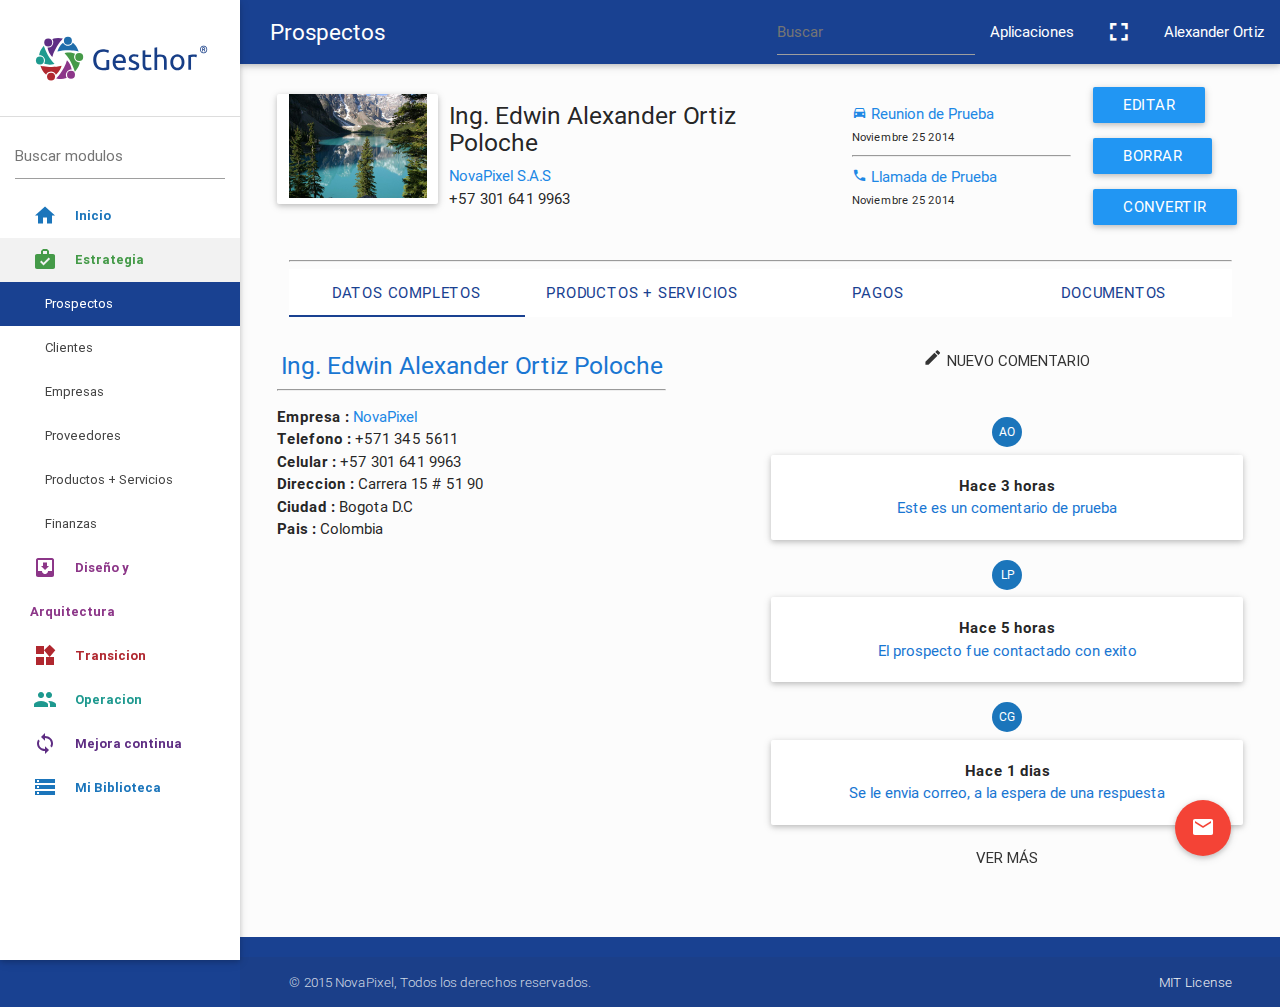
<file: gesthor 20-01-2015/lead_view.html>
<!DOCTYPE html>
<html>
  <head>
    <meta http-equiv="Content-Type" content="text/html; charset=UTF-8">
    <meta name="viewport" content="width=device-width, initial-scale=1, maximum-scale=1.0, user-scalable=no">
    <meta name="description" content="Materialize is a modern responsive CSS framework based on Material Design by Google. ">
    <title>Prospectos - Gesthor</title>
    <!-- Favicons -->
    <link rel="apple-touch-icon-precomposed" href="images/favicon/apple-touch-icon-152x152.png">
    <meta name="msapplication-TileColor" content="#FFFFFF">
    <meta name="msapplication-TileImage" content="images/favicon/mstile-144x144.png">
    <link rel="icon" href="assets/images/favicon/favicon-32x32.png" sizes="32x32">
    <!--  Android 5 Chrome Color -->
    <meta name="theme-color" content="#194191">
    <!-- CSS  -->
    <link href="assets/css/prism.css" rel="stylesheet">
    <link href="assets/css/ghpages-materialize.css" type="text/css" rel="stylesheet" media="screen,projection">
    <link href="http://fonts.googleapis.com/css?family=Inconsolata" rel="stylesheet" type="text/css">
    <script>
      window.liveSettings = {
        api_key: "a0b49b34b93844c38eaee15690d86413",
        picker: "bottom-right",
        detectlang: true,
        dynamic: true,
        autocollect: true
      };
    </script>
    <script src="//cdn.transifex.com/live.js"> </script>
  </head>
  
  <!--Body--> 
  
  <body>
    <!--Header--> 
   <header>
<!--Top Menu--> 
	<ul id="dropdown1" class="dropdown-content">
  <li><a href="#!">Notas</a></li>
  <li><a href="#!">Calendario</a></li>
  <li class="divider"></li>
  <li><a href="#!">Email</a></li>
</ul>

<ul  id="dropdown2" class="dropdown-content">
  <li><a href="#!">Mi perfil</a></li>
  <li><a href="#!">Opciones</a></li>
  <li class="divider"></li>
  <li><a href="#!">Salir</a></li>
</ul>

<nav>
  <div class="nav-wrapper">
    <div class="col s12">
      <a href="#!" class="brand-logo">Prospectos</a>
      <ul class="right side-nav">
	    <li><form>
        <div class="col s6 m4 l4">
          <input id="search" placeholder="Buscar" type="text" required>
          <label for="search"></label>
        </div>
      </form></li>
        <li><a class="dropdown-button" href="#!" data-activates="dropdown1">Aplicaciones</a></li>
		<li><a href="#"><i class="mdi-navigation-fullscreen"></i></a></li>
        <li><a class="dropdown-button" href="#!" data-activates="dropdown2">Alexander Ortiz</a></li>
        <!-- Dropdown Trigger -->
        
      </ul>
    </div>
  </div>
</nav>
        <!--Top Menu End--> 
	
	<!--Sidebar Menu--> 
	
	
	
      <div class="container"><a href="#" data-activates="nav-mobile" class="button-collapse top-nav full"><i class="mdi-navigation-menu"></i></a></div>
      <ul id="nav-mobile" class="side-nav fixed">
        <li class="logo"><a id="logo-container" href="http://materializecss.com/" class="brand-logo">
            <object id="front-page-logo" type="image/svg+xml" data="assets/images/logo.svg">Your browser does not support SVG</object></a></li>
        <li>
		
<form name="ejemplo" action="22-html5-search-input.php" method="POST">
	<input class="col s2" type="text" name="busqueda" placeholder="Buscar modulos">
</form>
</li>
		
<ul class="collapsible collapsible-accordion">
		   <li class="bold"><a style="color:#1b75bb" class="collapsible-header"><i class="mdi-action-home"></i> Inicio</a>
			 <div class="collapsible-body">
                <ul>
                  <li><a href="dashboard.html">Mi Gesthor</a></li>
                  <li><a href="calendar.html">Calendario</a></li>
                  <li><a href="note.html">Notas</a></li>
                </ul>
              </div>
			</li>
		    <li class="bold"><a style="color:#449a48" class="collapsible-header active"><i class="mdi-notification-play-install"></i> Estrategia</a>
			 <div class="collapsible-body">
                <ul>
                  <li class="active"><a href="lead.html">Prospectos</a></li>
                  <li><a href="grid.html">Clientes</a></li>
                  <li><a href="helpers.html">Empresas</a></li>
                  <li><a href="media-css.html">Proveedores</a></li>
                  <li><a href="sass.html">Productos + Servicios</a></li>
                  <li><a href="shadow.html">Finanzas</a></li>

                </ul>
              </div>
			</li>
            <li class="bold"><a style="color:#8c3688" class="collapsible-header"><i class="mdi-content-inbox"></i> Diseño y Arquitectura</a>
              <div class="collapsible-body">
                <ul>
                  <li><a href="color.html">Disponibilidad</a></li>
                  <li><a href="grid.html">Continuidad</a></li>
                  <li><a href="helpers.html">Capacidad</a></li>
                  <li><a href="media-css.html">Niveles de Servicio</a></li>
                </ul>
              </div>
            </li>
            <li class="bold"><a style="color:#b0272f" class="collapsible-header active"> <i class="mdi-device-now-widgets"></i>Transicion</a>
              <div class="collapsible-body">
                <ul>
                  <li><a href="badges.html">Cambios</a></li>
                  <li><a href="buttons.html">Versiones y Despliegue</a></li>
                  <li><a href="cards.html">Activos y configuracion</a></li>
                </ul>
              </div>
            </li>
            <li class="bold"><a style="color:#1e998f" class="collapsible-header"><i class="mdi-social-group"></i> Operacion</a>
              <div class="collapsible-body">
                <ul>
                  <li><a href="collapsible.html">Eventos</a></li>
                  <li><a href="dialogs.html">Incidentes</a></li>
                  <li><a href="dropdown.html">Problemas</a></li>
                  <li><a href="media.html">Solicitudes - Requerimientos</a></li>
                </ul>
              </div>
            </li>
			 <li class="bold"><a style="color:#5e2d83" class="collapsible-header"><i class="mdi-notification-sync"></i> Mejora continua</a>
              <div class="collapsible-body">
                <ul>
                  <li><a href="collapsible.html">Registro de mejora</a></li>
                  <li><a href="dialogs.html">Buzon de sugerencias</a></li>
                </ul>
              </div>
            </li>
			<li class="bold"><a style="color:#1b75bb" class="collapsible-header"><i class="mdi-device-storage"></i> Mi Biblioteca</a>
              <div class="collapsible-body">
                <ul>
                  <li><a href="collapsible.html">Roles e Instructivos</a></li>
                  <li><a href="dialogs.html">Principios</a></li>
                  <li><a href="dropdown.html">Politicas empresariales</a></li>
                </ul>
              </div>
            </li>
          </ul>
        </li>
      </ul>
    </header>
	
	  <!--Container--> 
    <main><div class="container bsa">
	<br>
	
	  <div class="row">
        <div class="card profile col s4 m2 l2">
            
                <img class="responsive-img" src="assets/images/sample-1.jpg">
        </div>

                <div class="col s8 m5 l5">
                    <ul>
					<li><h5>Ing. Edwin Alexander Ortiz Poloche</h5></li>
                    <li><a href="#">NovaPixel S.A.S</a></li>
					<li>+57 301 641 9963</li>
					</ul>
                </div>
				   <div class="col s12 m3 l3">
                    <ul>
					<li><a><i class="mdi-maps-directions-car"></i> Reunion de Prueba</a><br><small>Noviembre 25 2014</small><hr></li>
					<li><a><i class="mdi-maps-local-phone"></i> Llamada de Prueba</a><br><small>Noviembre 25 2014</small></li>
                </div>

                <div class="card-action col s8 m2 l2">
                    <a href="lead_edit.html" class="btn">Editar</a>
                    <a class="btn">Borrar</a>
					<a class="btn">Convertir</a>
                </div>
       </div><hr>
       
   
	
	<div class="row">
    <div class="col s12">
      <ul class="tabs tab-demo">
        <li class="tab col s12 m3 l3"><a class="active" href="#test1">Datos completos</a></li>
        <li class="tab col s12 m3 l3"><a href="#test2">Productos + Servicios</a></li>
        <li class="tab col s12 m3 l3"><a href="#test3">Pagos</a></li>
        <li class="tab col s12 m3 l3"><a href="#test4">Documentos</a></li>
      </ul>
    </div>
	 <!--Div 1--> 
    <div id="test1" class="row">
	<div class="col s12 m5 l5">
			<br>
			<h5 class="blue-text text-darken-2 center">Ing. Edwin Alexander Ortiz Poloche</h5><hr>
				<ul>
					<li><b>Empresa : </b><a href="#"> NovaPixel</a></li>
					<li><b>Telefono :</b> +571 345 5611</li>
					<li><b>Celular :</b> +57 301 641 9963</li>
					<li><b>Direccion :</b> Carrera 15 # 51 90</li>
					<li><b>Ciudad :</b> Bogota D.C</li>
					<li><b>Pais :</b> Colombia</li>
		</div>
			<!--Comments--> 
		<div class="col s12 m6 l6 right">
		<br>
			
  <!-- Modal Trigger -->
  <a class="centered waves-effect waves-teal btn-flat modal-trigger" href="#modal1"> <i class="mdi-editor-mode-edit"></i> Nuevo comentario</a>

  <!-- Modal Structure -->
  <div id="modal1" class="modal">
    <h4>Agrega un nuevo comentario</h4>
			 <div class="row">
			  <form class="col s12">
				<div class="row">
				  <div class="input-field col s12">
					<textarea class="materialize-textarea"></textarea>
					<label>Tu comentario aqui</label>
				  </div>
				</div>
			  </form>
			</div>
		<a href="#" class="centered waves-effect btn modal-close center">Guardar comentario</a>
  </div>
  
			<div class="activity-icon bg-theme tooltipped data-position="bottom" data-tooltip="Alexander Ortiz"">AO</div>
			<div class="card-panel center">
			<span style="font-weight:800;">Hace 3 horas</span><br>
			<span class=" blue-text text-darken-2">Este es un comentario de prueba</span>
			</div>
			
			<div class="activity-icon bg-theme tooltipped data-position="bottom" data-tooltip="Leonardo Perez"">LP</div>
			<div class="card-panel center">
			<span style="font-weight:800;">Hace 5 horas</span><br>
			<span class="blue-text text-darken-2">El prospecto fue contactado con exito</span>
			</div>
			
			<div class="activity-icon bg-theme tooltipped data-position="bottom" data-tooltip="Cristian Garcia"">CG</div>
			<div class="card-panel center">
			<span style="font-weight:800;">Hace 1 dias</span><br>
			<span class="blue-text text-darken-2">Se le envia correo, a la espera de una respuesta</span>
			</div>
			
			 <a class="centered waves-effect waves-teal btn-flat">Ver más</a>
		</div>
		<!--End Comments--> 

		</div>
		
</div>
	
	
    <div id="test2" class="col s12">Test 2</div>
		  <!--Div 3--> 
    <div id="test3" class="row">
		<div class="col s12 m6 l6"> Historico de pagos </div>
		<div class="col s12 m6 l6"> Saldo</div>
	
	</div>
    
		  <!--Div 4--> 
	<div id="test4" class="row">
		<div class="col s3"><br>
		<img class="responsive-img" src="assets/images/extension/pdf.jpg"></div>
		<div class="col s3"><br>
		<img class="responsive-img" src="assets/images/extension/xls.jpg"></div>
		<div class="col s3"><br>
		<img class="responsive-img" src="assets/images/extension/doc.jpg"></div>
		<div class="col s3"><br>
		<img class="responsive-img" src="assets/images/extension/img.jpg"></div>
	</div>
  </div>
            <div class="quick-action"><a target="_blank" href="mail.html" class="btn-floating btn-large waves-effect waves-light red right "><i class="mdi-content-mail"></i></a></div>
</div>
    </main>    <footer class="page-footer">

      <div class="footer-copyright">
        <div class="container">
        © 2015 NovaPixel, Todos los derechos reservados.
        <a class="grey-text text-lighten-4 right" href="https://github.com/Dogfalo/materialize/blob/master/LICENSE">MIT License</a>
        </div>
      </div>
    </footer>
    <!--  Scripts-->
    <script src="https://code.jquery.com/jquery-2.1.1.min.js"></script>
    <script>if (!window.jQuery) { document.write('<script src="bin/jquery-2.1.1.min.js"><\/script>'); }
    </script>
    <script src="assets/js/jquery.timeago.min.js"></script>  
    <script src="assets/js/prism.js"></script>
    <script src="assets/bin/materialize.js"></script>
    <script src="assets/js/init.js"></script>
    
    <!-- Google Plus Button-->
    <script src="https://apis.google.com/js/platform.js" async defer></script>

    <!--  Google Analytics  -->
  </body>
</html>
</file>
<file: gesthor 20-01-2015/assets/css/prism.css>
/* http://prismjs.com/download.html?themes=prism&languages=markup+css+clike+javascript+scss+bash */
/**
 * prism.js default theme for JavaScript, CSS and HTML
 * Based on dabblet (http://dabblet.com)
 * @author Lea Verou
 */

code[class*="language-"],
pre[class*="language-"] {
	color: black;
/*	text-shadow: 0 1px white;*/
	font-family: 'Inconsolata', Monaco, Consolas, 'Andale Mono', monospace;
	direction: ltr;
	text-align: left;
	white-space: pre;
	word-spacing: normal;
	word-break: normal;
	line-height: 1.4;

	-moz-tab-size: 4;
	-o-tab-size: 4;
	tab-size: 4;

	-webkit-hyphens: none;
	-moz-hyphens: none;
	-ms-hyphens: none;
	hyphens: none;
}

pre[class*="language-"]::-moz-selection, pre[class*="language-"] ::-moz-selection,
code[class*="language-"]::-moz-selection, code[class*="language-"] ::-moz-selection {
	text-shadow: none;
	background: #b3d4fc;
}

pre[class*="language-"]::selection, pre[class*="language-"] ::selection,
code[class*="language-"]::selection, code[class*="language-"] ::selection {
	text-shadow: none;
	background: #b3d4fc;
}

@media print {
	code[class*="language-"],
	pre[class*="language-"] {
		text-shadow: none;
	}
}

/* Code blocks */
pre[class*="language-"] {
	padding: 1em;
	margin: .5em 0;
	overflow: auto;
}

:not(pre) > code[class*="language-"],
pre[class*="language-"] {
	background: #f5f2f0;
}

/* Inline code */
:not(pre) > code[class*="language-"] {
	padding: .1em;
	border-radius: .3em;
}

.token.comment,
.token.prolog,
.token.doctype,
.token.cdata {
	color: slategray;
}

.token.punctuation {
	color: #999;
}

.namespace {
	opacity: .7;
}

.token.property,
.token.tag,
.token.boolean,
.token.number,
.token.constant,
.token.symbol,
.token.deleted {
	color: #905;
}

.token.selector,
.token.attr-name,
.token.string,
.token.char,
.token.builtin,
.token.inserted {
	color: #690;
}

.token.operator,
.token.entity,
.token.url,
.language-css .token.string,
.style .token.string {
	color: #a67f59;
	background: hsla(0, 0%, 100%, .5);
}

.token.atrule,
.token.attr-value,
.token.keyword {
	color: #07a;
}

.token.function {
	color: #DD4A68;
}

.token.regex,
.token.important,
.token.variable {
	color: #e90;
}

.token.important {
	font-weight: bold;
}

.token.entity {
	cursor: help;
}
</file>
